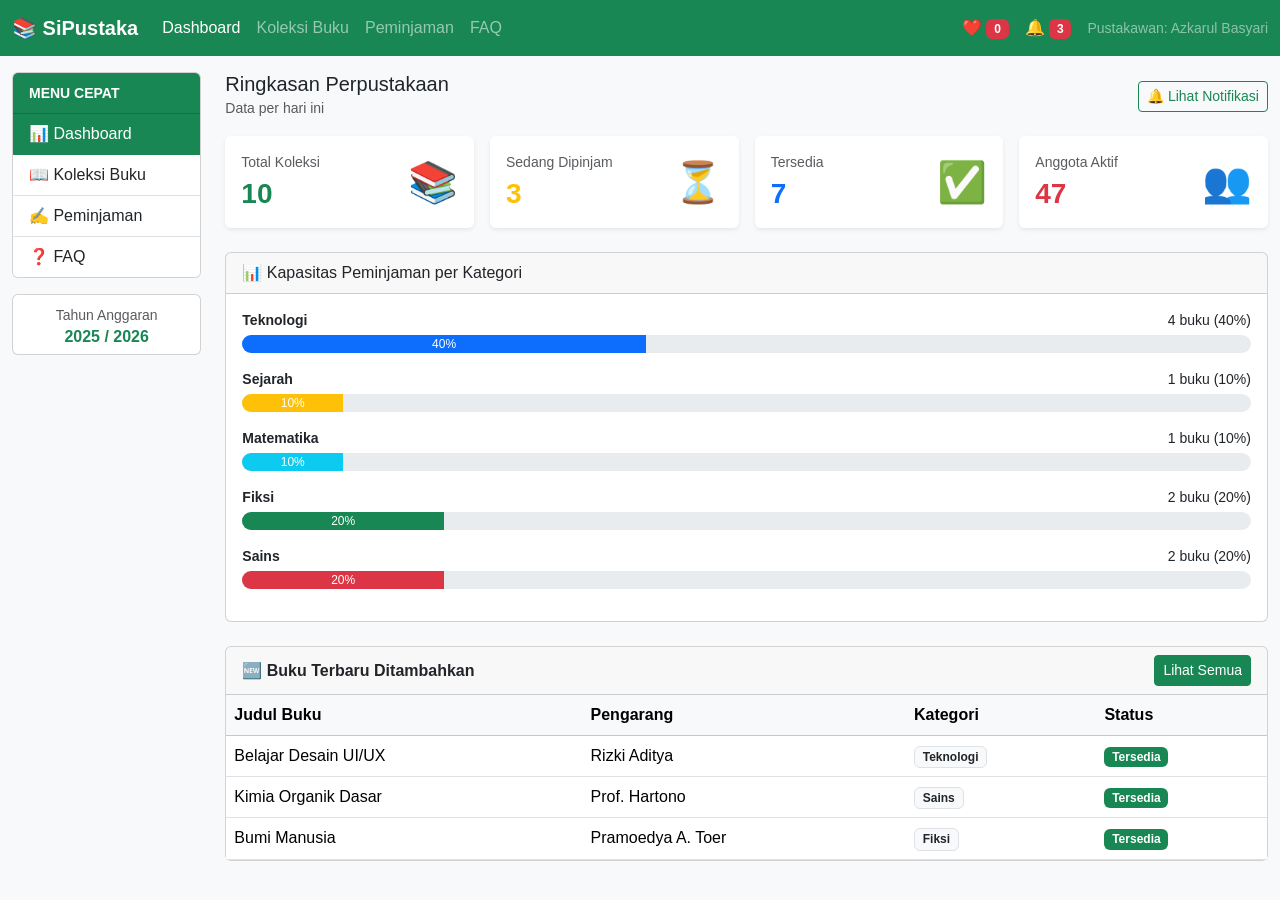
<file: index.html>
<!DOCTYPE html>
<html lang="id">
<head>
  <meta charset="UTF-8">
  <meta name="viewport" content="width=device-width, initial-scale=1.0">
  <title>Dashboard - SiPustaka</title>
  <link href="https://cdn.jsdelivr.net/npm/bootstrap@5.3.0/dist/css/bootstrap.min.css" rel="stylesheet">
  <link rel="stylesheet" href="css/style.css">
</head>
<body>

  <nav class="navbar navbar-expand-lg navbar-dark bg-success">
    <div class="container-fluid">
      <a class="navbar-brand fw-bold" href="index.html">📚 SiPustaka</a>
      <button class="navbar-toggler" type="button" data-bs-toggle="collapse" data-bs-target="#navMenu">
        <span class="navbar-toggler-icon"></span>
      </button>
      <div class="collapse navbar-collapse" id="navMenu">
        <ul class="navbar-nav me-auto">
          <li class="nav-item"><a class="nav-link active" href="index.html">Dashboard</a></li>
          <li class="nav-item"><a class="nav-link" href="koleksi.html">Koleksi Buku</a></li>
          <li class="nav-item"><a class="nav-link" href="pinjam.html">Peminjaman</a></li>
          <li class="nav-item"><a class="nav-link" href="faq.html">FAQ</a></li>
        </ul>
        <span class="text-white me-3">
          ❤️ <span class="badge bg-danger" id="badgeFavorit">0</span>
        </span>
        <span class="text-white me-3">
          🔔 <span class="badge bg-danger" id="badgeNotif">3</span>
        </span>
        <span class="text-white-50 small">Pustakawan: Azkarul Basyari</span>
      </div>
    </div>
  </nav>

  <div class="container-fluid mt-3">
    <div class="row">
      
      <div class="col-md-3 col-lg-2">
        <div class="card mb-3">
          <div class="card-header bg-success text-white">
            <small><strong>MENU CEPAT</strong></small>
          </div>
          <div class="list-group list-group-flush">
            <a href="index.html" class="list-group-item list-group-item-action active">📊 Dashboard</a>
            <a href="koleksi.html" class="list-group-item list-group-item-action">📖 Koleksi Buku</a>
            <a href="pinjam.html" class="list-group-item list-group-item-action">✍️ Peminjaman</a>
            <a href="faq.html" class="list-group-item list-group-item-action">❓ FAQ</a>
          </div>
        </div>
        <div class="card text-center">
          <div class="card-body py-2">
            <small class="text-muted">Tahun Anggaran</small>
            <h6 class="mb-0 text-success fw-bold">2025 / 2026</h6>
          </div>
        </div>
      </div>

      <div class="col-md-9 col-lg-10">
        <div class="d-flex justify-content-between align-items-center mb-3">
          <div>
            <h5 class="mb-0">Ringkasan Perpustakaan</h5>
            <small class="text-muted">Data per hari ini</small>
          </div>
          <button class="btn btn-outline-success btn-sm" id="tombolNotif">🔔 Lihat Notifikasi</button>
        </div>

        <div class="row g-3 mb-4">
          <div class="col-sm-6 col-xl-3">
            <div class="card border-0 shadow-sm h-100">
              <div class="card-body">
                <div class="d-flex justify-content-between">
                  <div>
                    <p class="text-muted small mb-1">Total Koleksi</p>
                    <h3 class="fw-bold text-success mb-0" id="statTotalBuku">0</h3>
                  </div>
                  <span class="fs-1">📚</span>
                </div>
              </div>
            </div>
          </div>
          <div class="col-sm-6 col-xl-3">
            <div class="card border-0 shadow-sm h-100">
              <div class="card-body">
                <div class="d-flex justify-content-between">
                  <div>
                    <p class="text-muted small mb-1">Sedang Dipinjam</p>
                    <h3 class="fw-bold text-warning mb-0" id="statDipinjam">0</h3>
                  </div>
                  <span class="fs-1">⏳</span>
                </div>
              </div>
            </div>
          </div>
          <div class="col-sm-6 col-xl-3">
            <div class="card border-0 shadow-sm h-100">
              <div class="card-body">
                <div class="d-flex justify-content-between">
                  <div>
                    <p class="text-muted small mb-1">Tersedia</p>
                    <h3 class="fw-bold text-primary mb-0" id="statTersedia">0</h3>
                  </div>
                  <span class="fs-1">✅</span>
                </div>
              </div>
            </div>
          </div>
          <div class="col-sm-6 col-xl-3">
            <div class="card border-0 shadow-sm h-100">
              <div class="card-body">
                <div class="d-flex justify-content-between">
                  <div>
                    <p class="text-muted small mb-1">Anggota Aktif</p>
                    <h3 class="fw-bold text-danger mb-0" id="statAnggota">0</h3>
                  </div>
                  <span class="fs-1">👥</span>
                </div>
              </div>
            </div>
          </div>
        </div>

        <div class="card mb-4">
          <div class="card-header">📊 Kapasitas Peminjaman per Kategori</div>
          <div class="card-body" id="areaPogress"></div>
        </div>

        <div class="card">
          <div class="card-header d-flex justify-content-between align-items-center">
            <strong>🆕 Buku Terbaru Ditambahkan</strong>
            <a href="koleksi.html" class="btn btn-success btn-sm">Lihat Semua</a>
          </div>
          <div class="card-body p-0">
            <div class="table-responsive">
              <table class="table table-hover mb-0">
                <thead class="table-light">
                  <tr>
                    <th>Judul Buku</th>
                    <th>Pengarang</th>
                    <th>Kategori</th>
                    <th>Status</th>
                  </tr>
                </thead>
                <tbody id="tabelBukuBaru"></tbody>
              </table>
            </div>
          </div>
        </div>
      </div>
    </div>
  </div>

  <div class="toast-container position-fixed bottom-0 end-0 p-3">
    <div id="toastNotif" class="toast" role="alert">
      <div class="toast-header bg-warning">
        <strong class="me-auto">🔔 Notifikasi Perpustakaan</strong>
        <button type="button" class="btn-close" data-bs-dismiss="toast"></button>
      </div>
      <div class="toast-body" id="isiToast"></div>
    </div>
  </div>

  <script src="https://cdn.jsdelivr.net/npm/bootstrap@5.3.0/dist/js/bootstrap.bundle.min.js"></script>
  <script src="js/script.js"></script>
</body>
</html>
</file>
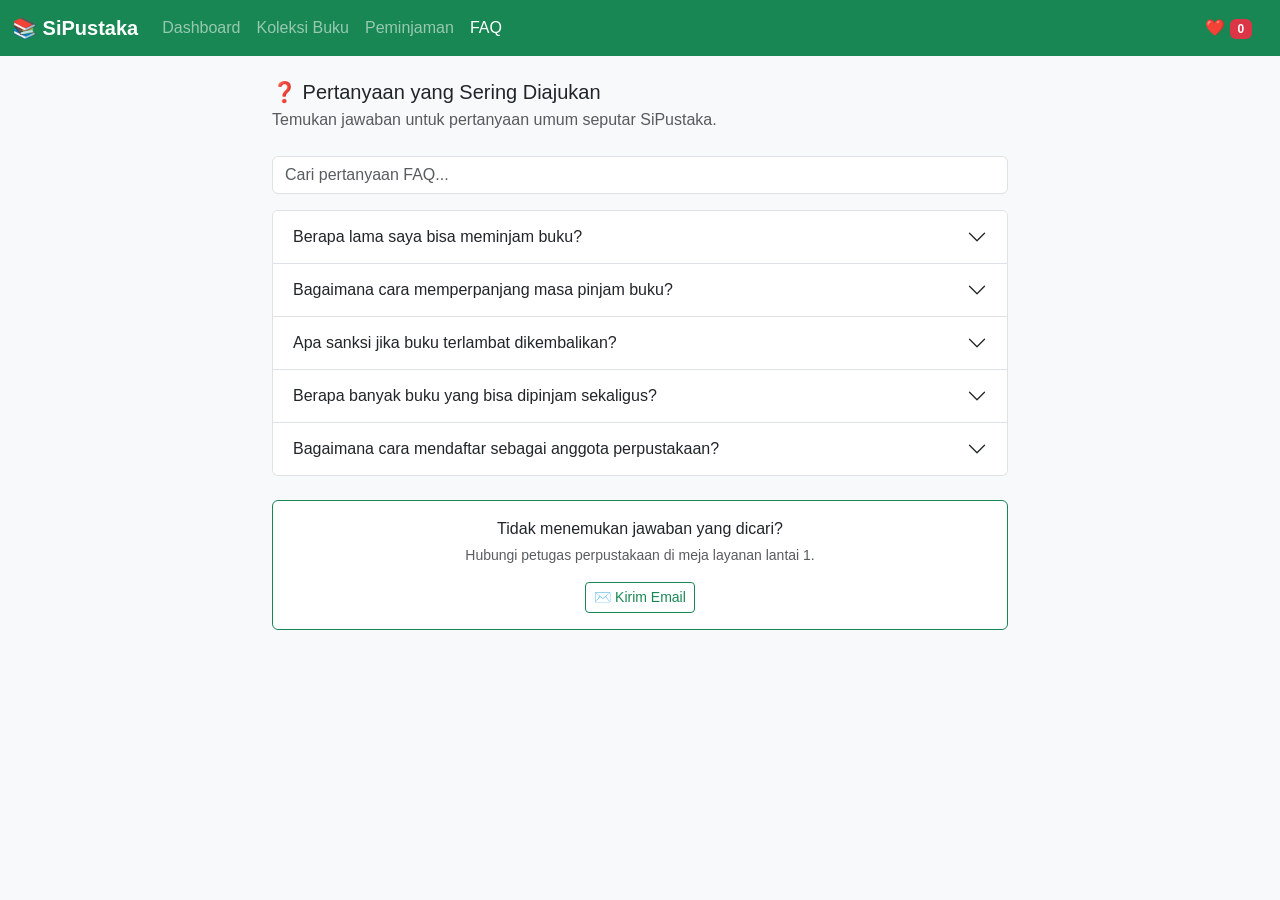
<file: faq.html>
<!DOCTYPE html>
<html lang="id">
<head>
  <meta charset="UTF-8">
  <meta name="viewport" content="width=device-width, initial-scale=1.0">
  <title>FAQ - SiPustaka</title>
  <link href="https://cdn.jsdelivr.net/npm/bootstrap@5.3.0/dist/css/bootstrap.min.css" rel="stylesheet">
  <link rel="stylesheet" href="css/style.css">
</head>
<body>

  <nav class="navbar navbar-expand-lg navbar-dark bg-success">
    <div class="container-fluid">
      <a class="navbar-brand fw-bold" href="index.html">📚 SiPustaka</a>
      <button class="navbar-toggler" type="button" data-bs-toggle="collapse" data-bs-target="#navMenu">
        <span class="navbar-toggler-icon"></span>
      </button>
      <div class="collapse navbar-collapse" id="navMenu">
        <ul class="navbar-nav me-auto">
          <li class="nav-item"><a class="nav-link" href="index.html">Dashboard</a></li>
          <li class="nav-item"><a class="nav-link" href="koleksi.html">Koleksi Buku</a></li>
          <li class="nav-item"><a class="nav-link" href="pinjam.html">Peminjaman</a></li>
          <li class="nav-item"><a class="nav-link active" href="faq.html">FAQ</a></li>
        </ul>
        <span class="text-white me-3">
          ❤️ <span class="badge bg-danger" id="badgeFavorit">0</span>
        </span>
      </div>
    </div>
  </nav>

  <div class="container mt-4">
    <div class="row justify-content-center">
      <div class="col-md-8">
        
        <h5 class="mb-1">❓ Pertanyaan yang Sering Diajukan</h5>
        <p class="text-muted mb-4">Temukan jawaban untuk pertanyaan umum seputar SiPustaka.</p>

        <input type="text" class="form-control mb-3" id="cariFaq" placeholder="Cari pertanyaan FAQ...">

        <div class="accordion" id="accordionFaq"></div>

        <div class="card mt-4 border-success">
          <div class="card-body text-center">
            <p class="mb-1">Tidak menemukan jawaban yang dicari?</p>
            <p class="text-muted small">Hubungi petugas perpustakaan di meja layanan lantai 1.</p>
            <a href="mailto:pustaka@kampus.ac.id" class="btn btn-outline-success btn-sm">
              ✉️ Kirim Email
            </a>
          </div>
        </div>

      </div>
    </div>
  </div>

  <script src="https://cdn.jsdelivr.net/npm/bootstrap@5.3.0/dist/js/bootstrap.bundle.min.js"></script>
  <script src="js/script.js"></script>
</body>
</html>
</file>
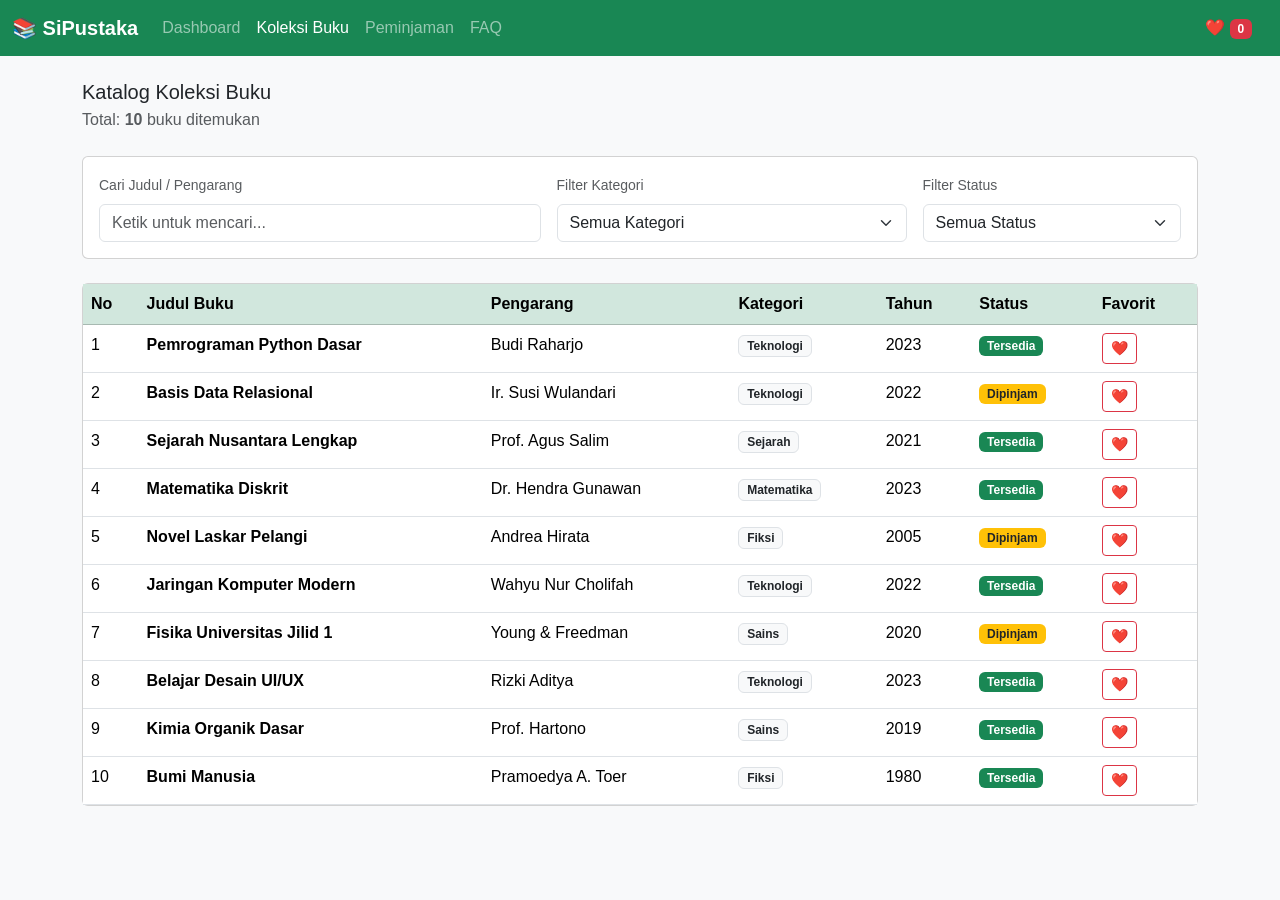
<file: koleksi.html>
<!DOCTYPE html>
<html lang="id">
<head>
  <meta charset="UTF-8">
  <meta name="viewport" content="width=device-width, initial-scale=1.0">
  <title>Koleksi Buku - SiPustaka</title>
  <link href="https://cdn.jsdelivr.net/npm/bootstrap@5.3.0/dist/css/bootstrap.min.css" rel="stylesheet">
  <link rel="stylesheet" href="css/style.css">
</head>
<body>

  <nav class="navbar navbar-expand-lg navbar-dark bg-success">
    <div class="container-fluid">
      <a class="navbar-brand fw-bold" href="index.html">📚 SiPustaka</a>
      <button class="navbar-toggler" type="button" data-bs-toggle="collapse" data-bs-target="#navMenu">
        <span class="navbar-toggler-icon"></span>
      </button>
      <div class="collapse navbar-collapse" id="navMenu">
        <ul class="navbar-nav me-auto">
          <li class="nav-item"><a class="nav-link" href="index.html">Dashboard</a></li>
          <li class="nav-item"><a class="nav-link active" href="koleksi.html">Koleksi Buku</a></li>
          <li class="nav-item"><a class="nav-link" href="pinjam.html">Peminjaman</a></li>
          <li class="nav-item"><a class="nav-link" href="faq.html">FAQ</a></li>
        </ul>
        <span class="text-white me-3">
          ❤️ <span class="badge bg-danger" id="badgeFavorit">0</span>
        </span>
      </div>
    </div>
  </nav>

  <div class="container mt-4">
    <h5 class="mb-1">Katalog Koleksi Buku</h5>
    <p class="text-muted mb-4">Total: <strong id="jumlahTampil">0</strong> buku ditemukan</p>

    <div class="card mb-4">
      <div class="card-body">
        <div class="row g-3 align-items-end">
          <div class="col-md-5">
            <label class="form-label small text-muted">Cari Judul / Pengarang</label>
            <input type="text" class="form-control" id="inputCari" placeholder="Ketik untuk mencari...">
          </div>
          <div class="col-md-4">
            <label class="form-label small text-muted">Filter Kategori</label>
            <select class="form-select" id="filterKategori">
              <option value="semua">Semua Kategori</option>
              <option value="Teknologi">Teknologi</option>
              <option value="Fiksi">Fiksi</option>
              <option value="Sains">Sains</option>
              <option value="Sejarah">Sejarah</option>
              <option value="Matematika">Matematika</option>
            </select>
          </div>
          <div class="col-md-3">
            <label class="form-label small text-muted">Filter Status</label>
            <select class="form-select" id="filterStatus">
              <option value="semua">Semua Status</option>
              <option value="tersedia">Tersedia</option>
              <option value="dipinjam">Dipinjam</option>
            </select>
          </div>
        </div>
      </div>
    </div>

    <div class="card">
      <div class="card-body p-0">
        <div class="table-responsive">
          <table class="table table-hover mb-0">
            <thead class="table-success">
              <tr>
                <th>No</th>
                <th>Judul Buku</th>
                <th>Pengarang</th>
                <th>Kategori</th>
                <th>Tahun</th>
                <th>Status</th>
                <th>Favorit</th>
              </tr>
            </thead>
            <tbody id="tabelKoleksi"></tbody>
          </table>
        </div>
        <div id="pesanKosong" class="text-center py-5 d-none">
          <p class="text-muted">🔍 Tidak ada buku yang sesuai dengan pencarian Anda.</p>
        </div>
      </div>
    </div>
  </div>

  <script src="https://cdn.jsdelivr.net/npm/bootstrap@5.3.0/dist/js/bootstrap.bundle.min.js"></script>
  <script src="js/script.js"></script>
</body>
</html>
</file>
<file: css/style.css>
body {
  font-family: 'Segoe UI', Tahoma, sans-serif;
  background-color: #f8f9fa;
}

.list-group-item.active {
  background-color: #198754;
  border-color: #198754;
}

.card {
  transition: transform 0.2s ease;
}

.card:hover {
  transform: translateY(-3px);
}

.progress {
  height: 18px;
  border-radius: 10px;
}
</file>
